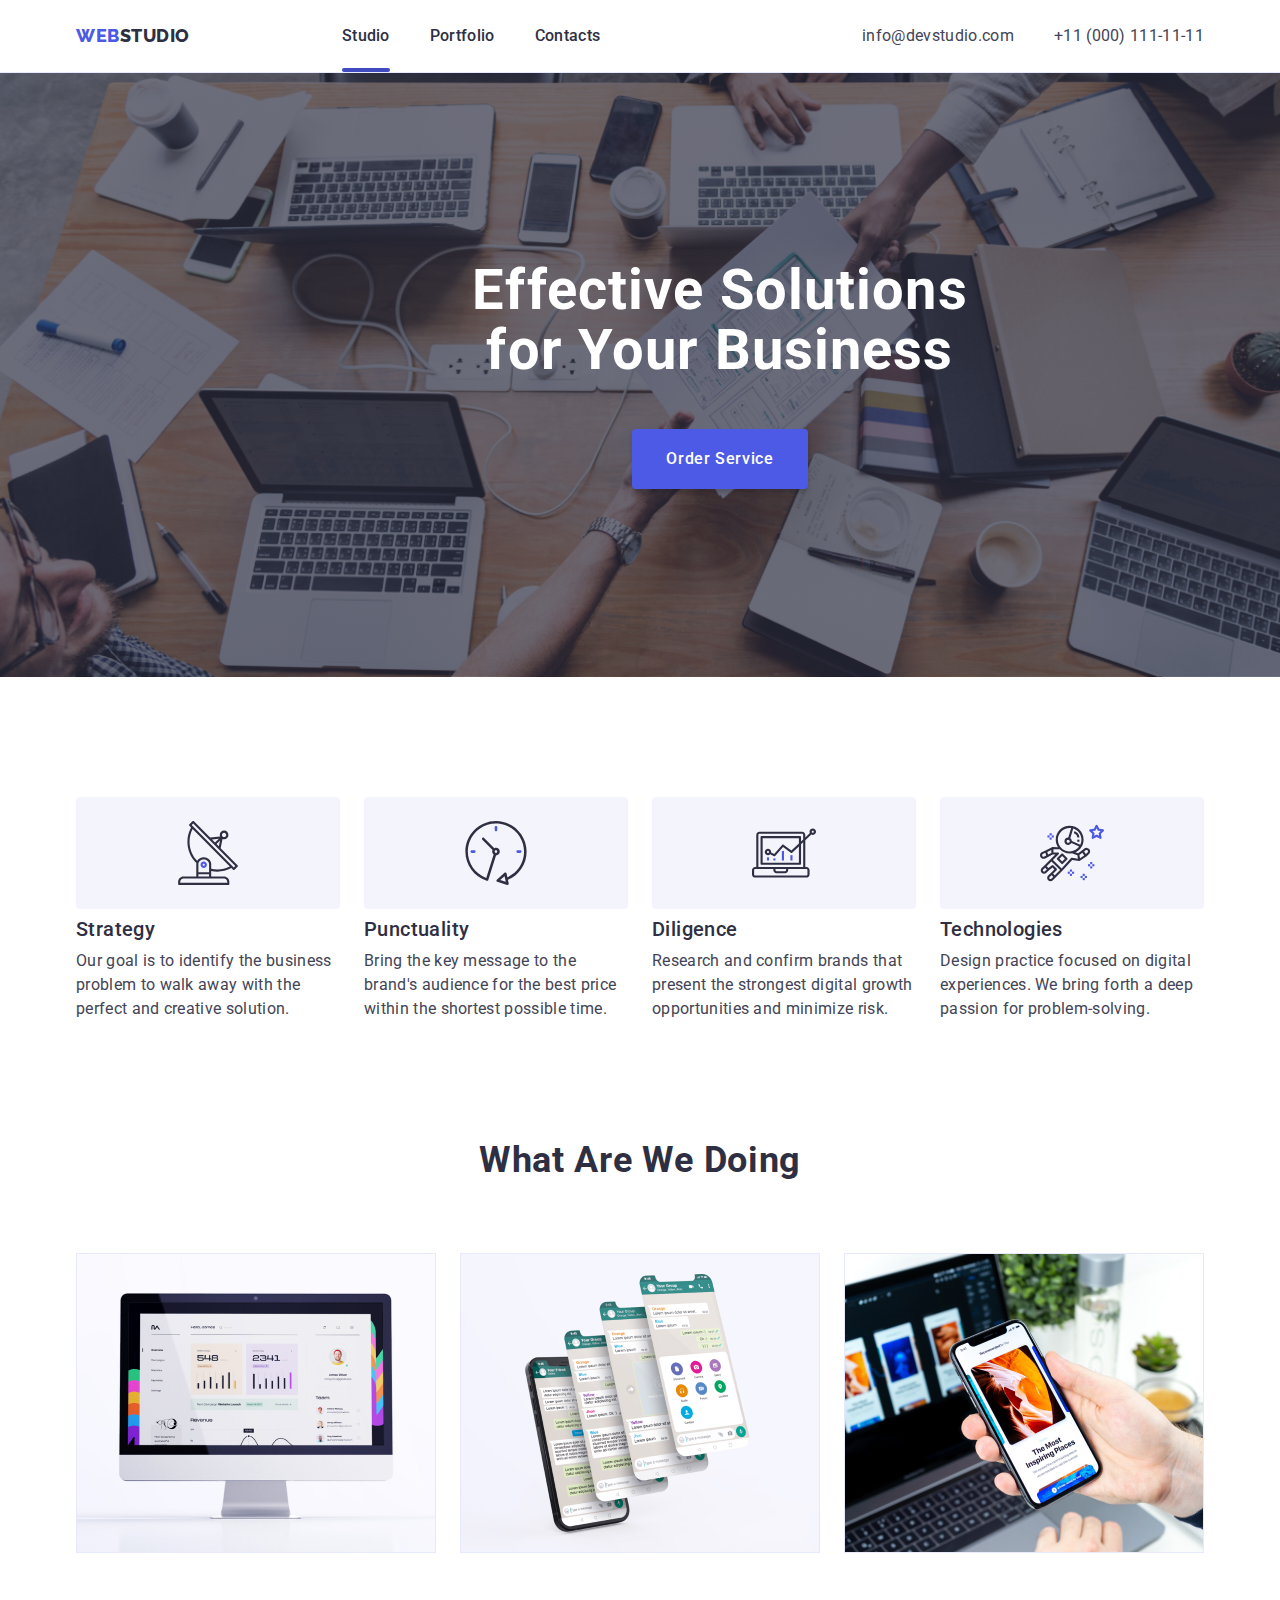
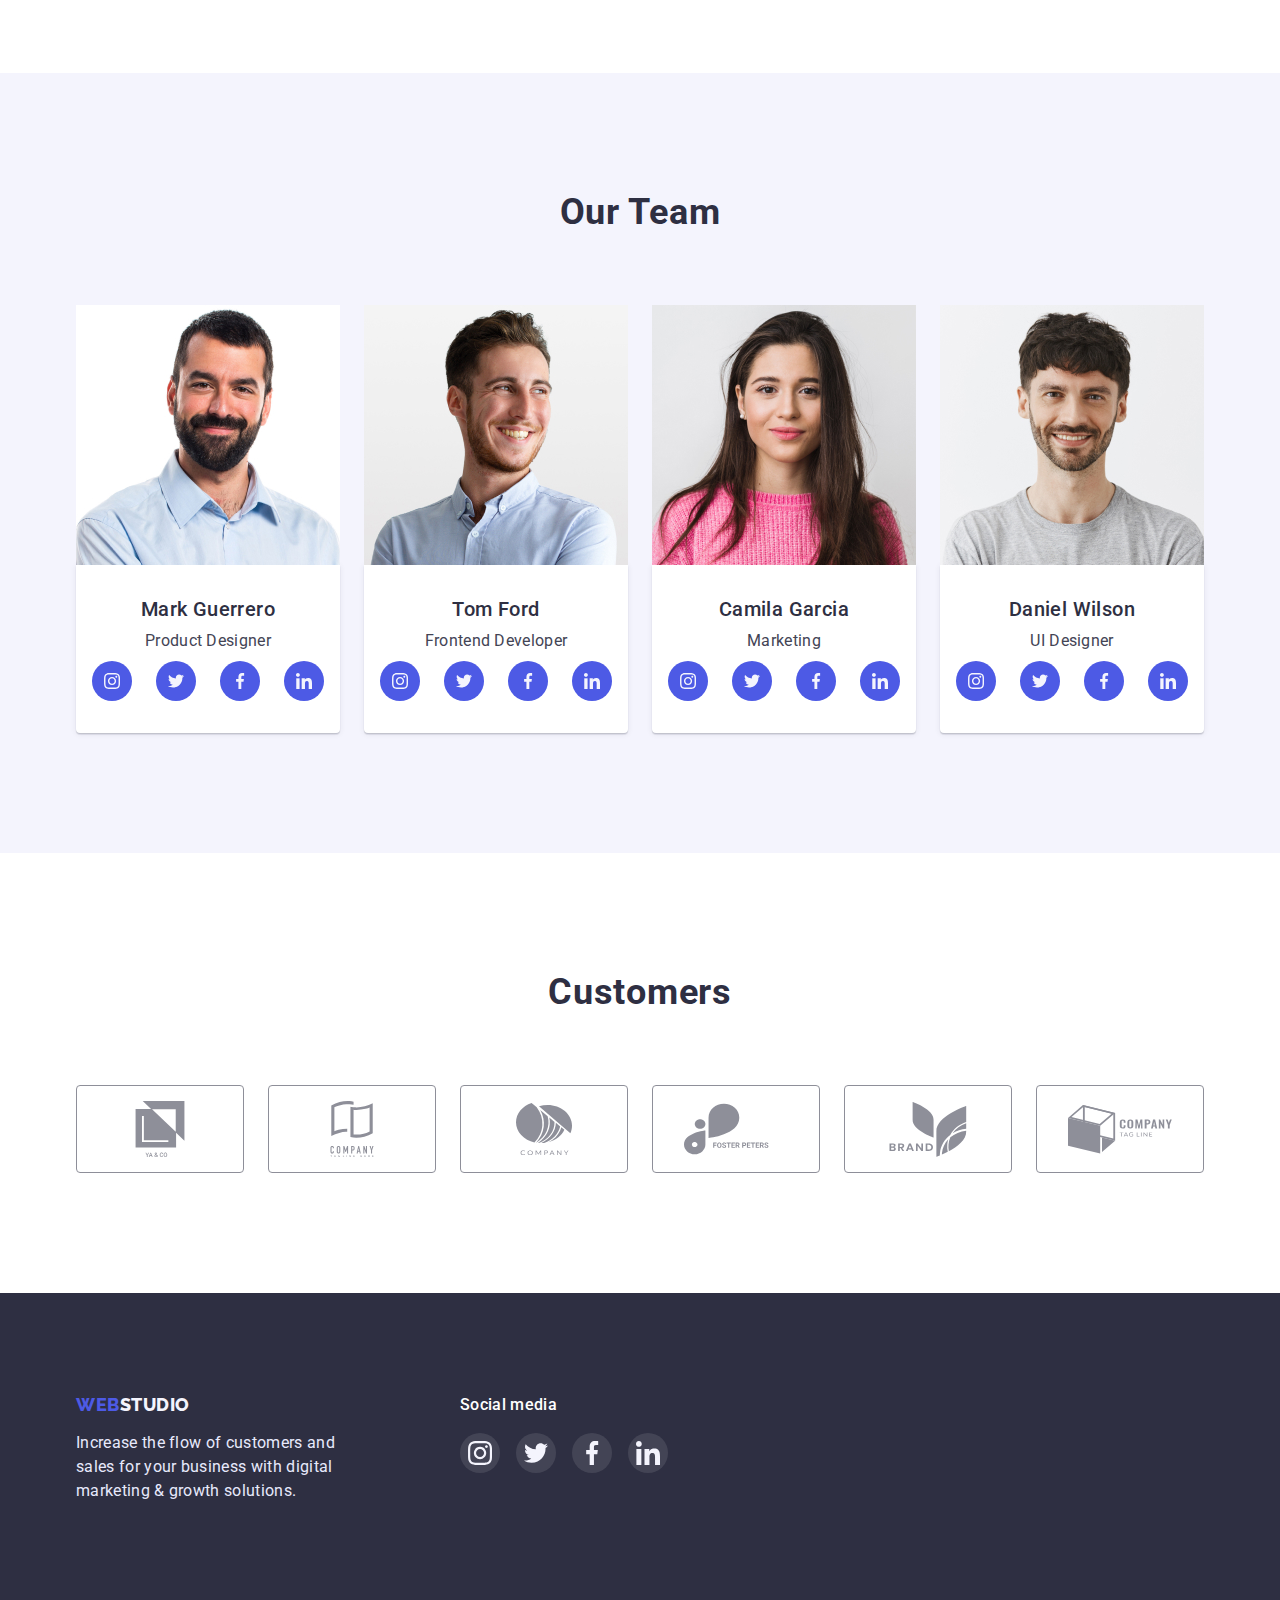
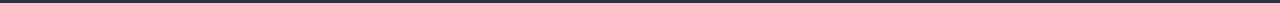
<file: index.html>
<!DOCTYPE html>
<html lang="en">
  <head>
    <meta charset="UTF-8" />
    <meta http-equiv="X-UA-Compatible" content="IE=edge" />
    <meta name="viewport" content="width=device-width, initial-scale=1.0" />
    <title>Studio</title>
    <link rel="preconnect" href="https://fonts.googleapis.com" />
    <link rel="preconnect" href="https://fonts.gstatic.com" crossorigin />
    <link rel="preconnect" href="https://fonts.googleapis.com" />
    <link rel="preconnect" href="https://fonts.gstatic.com" crossorigin />
    <link rel="preconnect" href="https://fonts.googleapis.com" />
    <link rel="preconnect" href="https://fonts.gstatic.com" crossorigin />
    <link
      href="https://cdn.jsdelivr.net/npm/modern-normalize@1.1.0/modern-normalize.min.css"
      rel="stylesheet"
    />
    <link
      href="https://fonts.googleapis.com/css2?family=Raleway:wght@800&family=Roboto:wght@400;500;700&display=swap"
      rel="stylesheet"
    />
    <link rel="stylesheet" href="./css/styles.css" />
  </head>
  <body>
    <!--===================== HEDER================ -->
    <header class="page-header">
      <div class="container heder-nav-section">
        <nav class="navigation">
          <a class="logo" href="./index.html"
            >Web<span class="logo logo-part">Studio</span></a
          >
          <ul class="nav-list list">
            <li class="nav-item">
              <a class="nav-link link curent" href="./index.html">Studio</a>
            </li>
            <li class="nav-item">
              <a class="nav-link link" href="./portfolio.html">Portfolio</a>
            </li>
            <li class="nav-item">
              <a class="nav-link link" href="">Contacts</a>
            </li>
          </ul>
        </nav>
        <address class="address">
          <ul class="contacts list">
            <li class="contacts-link">
              <a class="address-link link" href="mailto:info@devstudio.com"
                >info@devstudio.com</a
              >
            </li>
            <li class="contacts-link">
              <a class="address-link link" href="tel:+110001111111"
                >+11 (000) 111-11-11</a
              >
            </li>
          </ul>
        </address>
      </div>
    </header>
    <main>
      <!-- ===================== HERO=====================-->
      <section class="hero">
        <div class="container">
          <h1 class="main-header">Effective Solutions for Your Business</h1>
          <button class="service-btn" type="button" data-modal-open>
            Order Service
          </button>
          <div class="backdrop is-hidden" data-modal>
            <div class="modal">
              <button class="modal-close-btn" type="button" data-modal-close>
                <svg class="modal-close-btn-item" width="8px" height="8px">
                  <use href="./images/icons.svg#vector"></use>
                </svg>
              </button>
            </div>
          </div>
        </div>
      </section>
      <!-- ======================Explorer directions============ -->
      <section class="explorer-direction-section">
        <div class="container">
          <h2 class="explorer-direction-heder visually-hidden">
            explorer directions
          </h2>
          <ul class="explorer-direction-list list">
            <li class="explorer-direction-link">
              <div class="explorer-direction-item">
                <svg class="explorer-direction-item-icon">
                  <use href="./images/icons.svg#antenna"></use>
                </svg>
              </div>
              <h3 class="suptitle explorer-direction-title">Strategy</h3>
              <p class="text">
                Our goal is to identify the business problem to walk away with
                the perfect and creative solution.
              </p>
            </li>
            <li class="explorer-direction-link">
              <div class="explorer-direction-item">
                <svg class="explorer-direction-item-icon">
                  <use href="./images/icons.svg#clock"></use>
                </svg>
              </div>
              <h3 class="suptitle explorer-direction-title">Punctuality</h3>
              <p class="text">
                Bring the key message to the brand's audience for the best price
                within the shortest possible time.
              </p>
            </li>
            <li class="explorer-direction-link">
              <div class="explorer-direction-item">
                <svg class="explorer-direction-item-icon">
                  <use href="./images/icons.svg#diagram"></use>
                </svg>
              </div>
              <h3 class="suptitle explorer-direction-title">Diligence</h3>
              <p class="text">
                Research and confirm brands that present the strongest digital
                growth opportunities and minimize risk.
              </p>
            </li>
            <li class="explorer-direction-link">
              <div class="explorer-direction-item">
                <svg class="explorer-direction-item-icon">
                  <use href="./images/icons.svg#astronaut"></use>
                </svg>
              </div>
              <h3 class="suptitle explorer-direction-title">Technologies</h3>
              <p class="text">
                Design practice focused on digital experiences. We bring forth a
                deep passion for problem-solving.
              </p>
            </li>
          </ul>
        </div>
      </section>
      <!-- ===================WHAT ARE WE DOING====================== -->
      <section class="products-section">
        <div class="container">
          <h2 class="section-title">What are we doing</h2>
          <ul class="products-section-list list">
            <li class="products-section-link">
              <img
                class="products-section-img"
                src="./images/img1.jpg"
                alt="computer applications"
                width="360"
              />
            </li>
            <li class="products-section-link">
              <img
                class="products-section-img"
                src="./images/img2.jpg"
                alt="mobile applications"
                width="360"
              />
            </li>
            <li class="products-section-link">
              <img
                class="products-section-img"
                src="./images/img3.jpg"
                alt="design"
                width="360"
              />
            </li>
          </ul>
        </div>
      </section>
      <!-- ==================OUR TEAM=================== -->
      <section class="employee-section">
        <div class="container">
          <h2 class="section-title">Our Team</h2>
          <ul class="team-section-list list">
            <li class="team-section-link">
              <img
                class="employee-photo"
                src="./images/мarkguerrero.jpg"
                alt="Product Designer"
                width="264"
              />
              <div class="card-content">
                <h3 class="suptitle suptitle-center">Mark Guerrero</h3>
                <p class="text employee-text">Product Designer</p>
                <ul class="social-list list">
                  <li class="social-link">
                    <a href="" class="social-item">
                      <svg class="social-item-icon" width="16" height="16">
                        <use href="./images/icons.svg#instagram"></use>
                      </svg>
                    </a>
                  </li>
                  <li class="social-link">
                    <a href="" class="social-item">
                      <svg class="social-item-icon" width="16" height="16">
                        <use href="./images/icons.svg#twitter"></use>
                      </svg>
                    </a>
                  </li>
                  <li class="social-link">
                    <a href="" class="social-item">
                      <svg class="social-item-icon" width="16" height="16">
                        <use href="./images/icons.svg#facebook"></use>
                      </svg>
                    </a>
                  </li>
                  <li class="social-link">
                    <a href="" class="social-item">
                      <svg class="social-item-icon" width="16" height="16">
                        <use href="./images/icons.svg#linkedin"></use>
                      </svg>
                    </a>
                  </li>
                </ul>
              </div>
            </li>
            <li class="team-section-link">
              <img
                class="employee-photo"
                src="./images/tomford.jpg"
                alt="Frontend Developer"
                width="264"
              />
              <div class="card-content">
                <h3 class="suptitle suptitle-center">Tom Ford</h3>
                <p class="text employee-text">Frontend Developer</p>
                <ul class="social-list list">
                  <li class="social-link">
                    <a href="" class="social-item">
                      <svg class="social-item-icon" width="16" height="16">
                        <use href="./images/icons.svg#instagram"></use>
                      </svg>
                    </a>
                  </li>
                  <li class="social-link">
                    <a href="" class="social-item">
                      <svg class="social-item-icon" width="16" height="16">
                        <use href="./images/icons.svg#twitter"></use>
                      </svg>
                    </a>
                  </li>
                  <li class="social-link">
                    <a href="" class="social-item">
                      <svg class="social-item-icon" width="16" height="16">
                        <use href="./images/icons.svg#facebook"></use>
                      </svg>
                    </a>
                  </li>
                  <li class="social-link">
                    <a href="" class="social-item">
                      <svg class="social-item-icon" width="16" height="16">
                        <use href="./images/icons.svg#linkedin"></use>
                      </svg>
                    </a>
                  </li>
                </ul>
              </div>
            </li>
            <li class="team-section-link">
              <img
                class="employee-photo"
                src="./images/camilagarcia.jpg"
                alt="Marketing"
                width="264"
              />
              <div class="card-content">
                <h3 class="suptitle suptitle-center">Camila Garcia</h3>
                <p class="text employee-text">Marketing</p>
                <ul class="social-list list">
                  <li class="social-link">
                    <a href="" class="social-item">
                      <svg class="social-item-icon" width="16" height="16">
                        <use href="./images/icons.svg#instagram"></use>
                      </svg>
                    </a>
                  </li>
                  <li class="social-link">
                    <a href="" class="social-item">
                      <svg class="social-item-icon" width="16" height="16">
                        <use href="./images/icons.svg#twitter"></use>
                      </svg>
                    </a>
                  </li>
                  <li class="social-link">
                    <a href="" class="social-item">
                      <svg class="social-item-icon" width="16" height="16">
                        <use href="./images/icons.svg#facebook"></use>
                      </svg>
                    </a>
                  </li>
                  <li class="social-link">
                    <a href="" class="social-item">
                      <svg class="social-item-icon" width="16" height="16">
                        <use href="./images/icons.svg#linkedin"></use>
                      </svg>
                    </a>
                  </li>
                </ul>
              </div>
            </li>
            <li class="team-section-link">
              <img
                class="employee-photo"
                src="./images/danielwilson.jpg"
                alt="UI Designer"
                width="264"
              />
              <div class="card-content">
                <h3 class="suptitle suptitle-center">Daniel Wilson</h3>
                <p class="text employee-text">UI Designer</p>
                <ul class="social-list list">
                  <li class="social-link">
                    <a href="" class="social-item">
                      <svg class="social-item-icon" width="16" height="16">
                        <use href="./images/icons.svg#instagram"></use>
                      </svg>
                    </a>
                  </li>
                  <li class="social-link">
                    <a href="" class="social-item">
                      <svg class="social-item-icon" width="16" height="16">
                        <use href="./images/icons.svg#twitter"></use>
                      </svg>
                    </a>
                  </li>
                  <li class="social-link">
                    <a href="" class="social-item">
                      <svg class="social-item-icon" width="16" height="16">
                        <use href="./images/icons.svg#facebook"></use>
                      </svg>
                    </a>
                  </li>
                  <li class="social-link">
                    <a href="" class="social-item">
                      <svg class="social-item-icon" width="16" height="16">
                        <use href="./images/icons.svg#linkedin"></use>
                      </svg>
                    </a>
                  </li>
                </ul>
              </div>
            </li>
          </ul>
        </div>
      </section>
      <!-- ==================CUSTOMERS=================== -->
      <section class="customers-section">
        <div class="container">
          <h2 class="section-title">Customers</h2>
          <ul class="customers-list list">
            <li class="customer-link">
              <a href="" class="customer-item">
                <svg class="customer-item-icon" width="104" height="56">
                  <use href="./images/icons.svg#client1"></use>
                </svg>
              </a>
            </li>
            <li class="customer-link">
              <a href="" class="customer-item">
                <svg class="customer-item-icon" width="104" height="56">
                  <use href="./images/icons.svg#client2"></use>
                </svg>
              </a>
            </li>
            <li class="customer-link">
              <a href="" class="customer-item">
                <svg class="customer-item-icon" width="104" height="56">
                  <use href="./images/icons.svg#client3"></use>
                </svg>
              </a>
            </li>
            <li class="customer-link">
              <a href="" class="customer-item">
                <svg class="customer-item-icon" width="104" height="56">
                  <use href="./images/icons.svg#client4"></use>
                </svg>
              </a>
            </li>
            <li class="customer-link">
              <a href="" class="customer-item">
                <svg class="customer-item-icon" width="104" height="56">
                  <use href="./images/icons.svg#client5"></use>
                </svg>
              </a>
            </li>
            <li class="customer-link">
              <a href="" class="customer-item">
                <svg class="customer-item-icon" width="104" height="56">
                  <use href="./images/icons.svg#client6"></use>
                </svg>
              </a>
            </li>
          </ul>
        </div>
      </section>
    </main>
    <!-- ==========================FOTER================================ -->
    <footer>
      <div class="foter">
        <div class="container">
          <div class="foter-content">
            <div class="foter-logo-content">
              <a class="logo-foter" href="./index.html"
                >Web<span class="logo-foter logo-part-foter">Studio</span></a
              >
              <p class="foter-text">
                Increase the flow of customers and sales for your business with
                digital marketing & growth solutions.
              </p>
            </div>
            <div class="social-media">
              <p class="social-media-text">Social media</p>
              <ul class="foter-social-list list">
                <li class="foter-social-link">
                  <a href="" class="foter-social-item">
                    <svg class="foter-social-item-icon" width="24" height="24">
                      <use href="./images/icons.svg#instagram"></use>
                    </svg>
                  </a>
                </li>
                <li class="foter-social-link">
                  <a href="" class="foter-social-item">
                    <svg class="foter-social-item-icon" width="24" height="24">
                      <use href="./images/icons.svg#twitter"></use>
                    </svg>
                  </a>
                </li>
                <li class="foter-social-link">
                  <a href="" class="foter-social-item">
                    <svg class="foter-social-item-icon" width="24" height="24">
                      <use href="./images/icons.svg#facebook"></use>
                    </svg>
                  </a>
                </li>
                <li class="foter-social-link">
                  <a href="" class="foter-social-item">
                    <svg class="foter-social-item-icon" width="24" height="24">
                      <use href="./images/icons.svg#linkedin"></use>
                    </svg>
                  </a>
                </li>
              </ul>
            </div>
          </div>
        </div>
      </div>
    </footer>
    <script src="./js/modal.js"></script>
  </body>
</html>
</file>
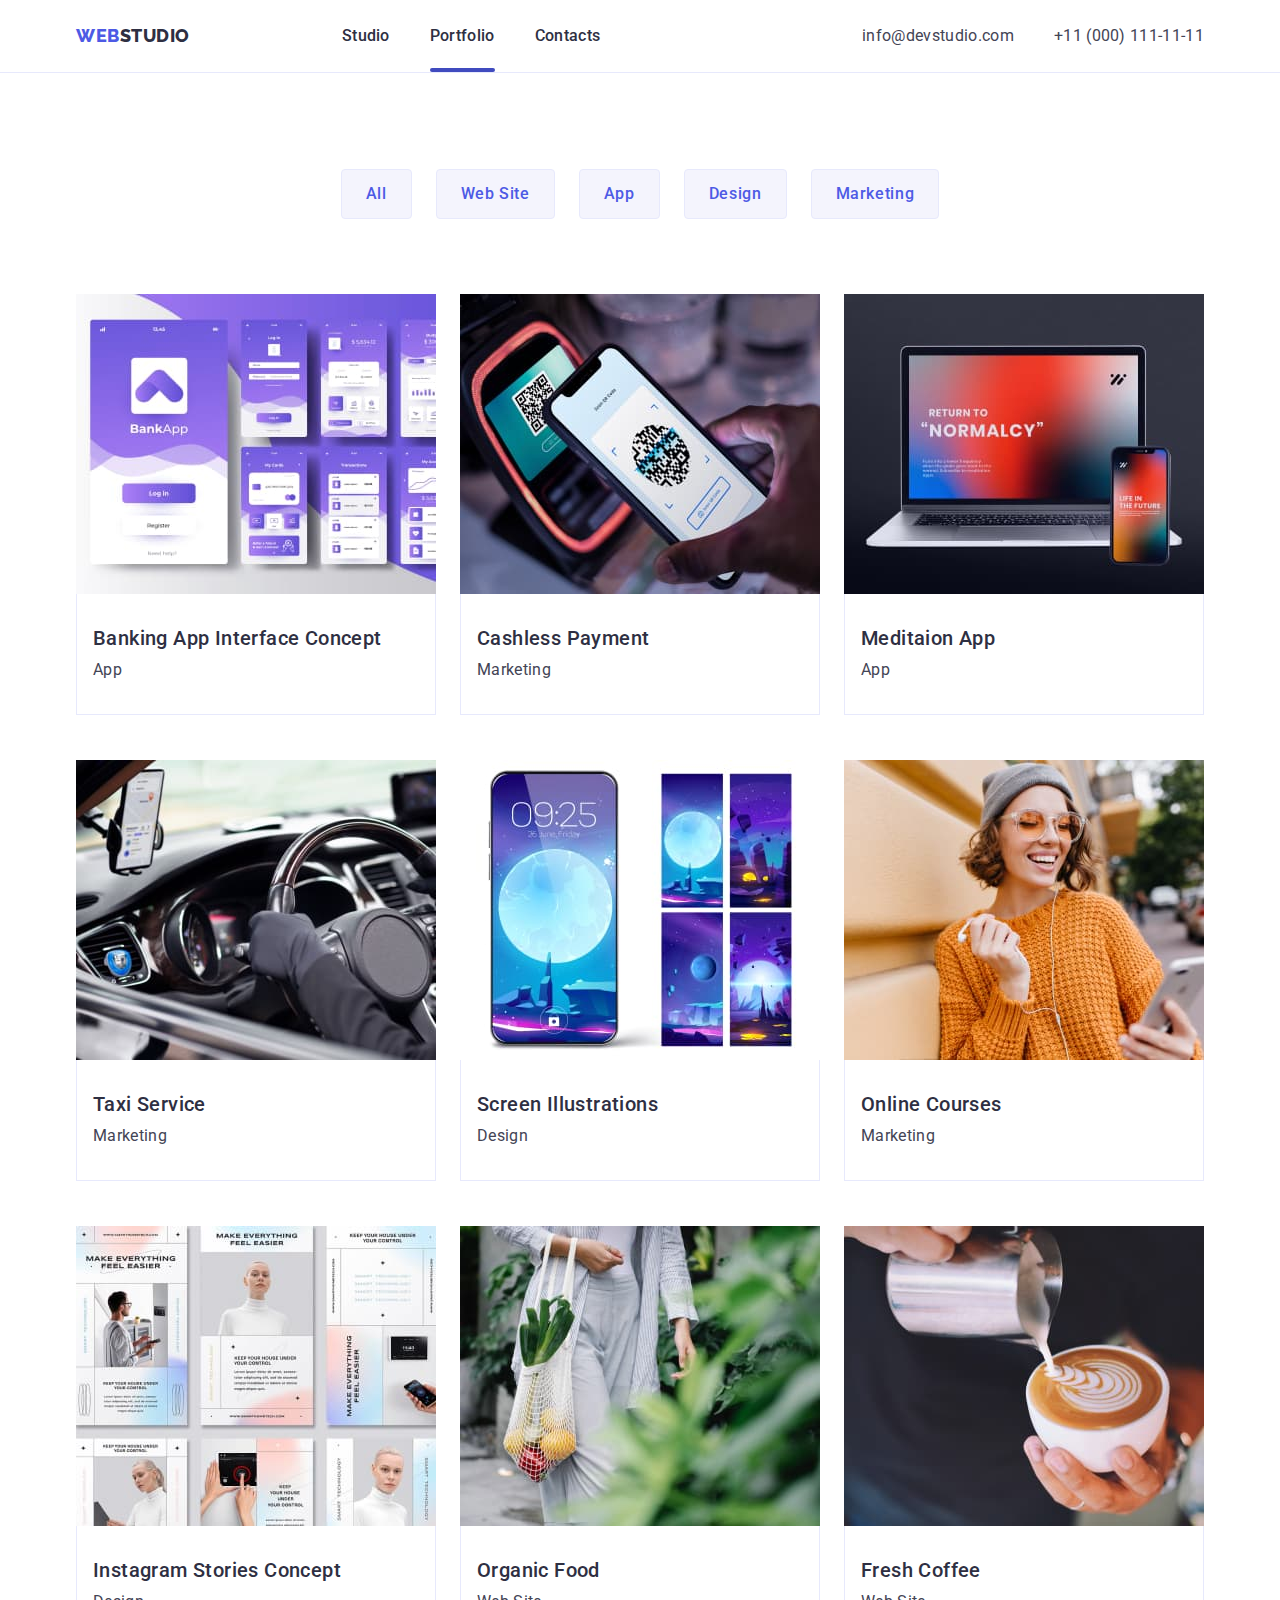
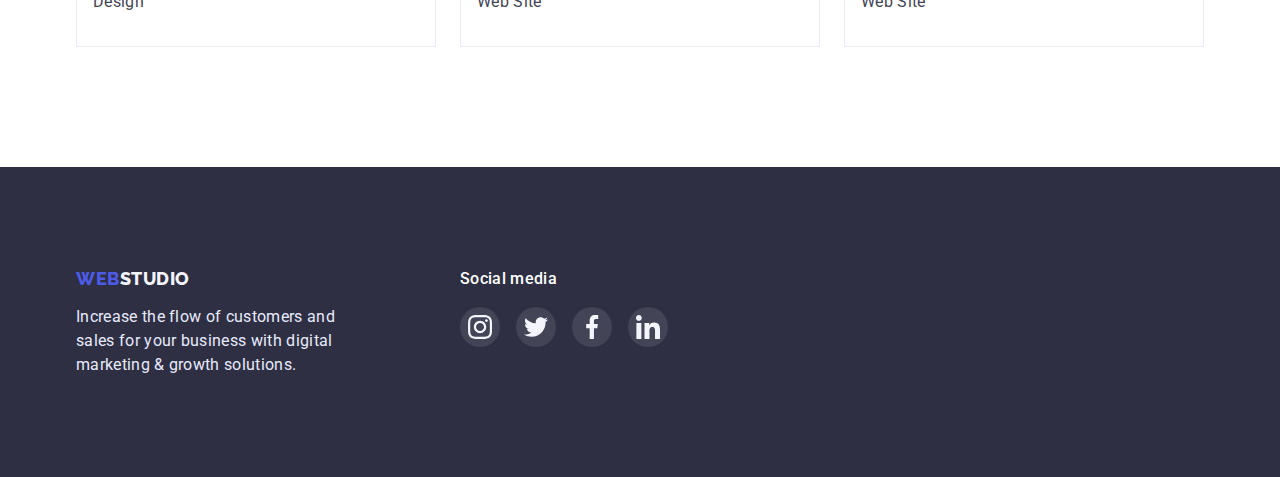
<file: portfolio.html>
<!DOCTYPE html>
<html lang="en">
  <head>
    <meta charset="UTF-8" />
    <meta http-equiv="X-UA-Compatible" content="IE=edge" />
    <meta name="viewport" content="width=device-width, initial-scale=1.0" />
    <title>Portfolio</title>
    <link rel="preconnect" href="https://fonts.googleapis.com" />
    <link rel="preconnect" href="https://fonts.gstatic.com" crossorigin />
    <link rel="preconnect" href="https://fonts.googleapis.com" />
    <link rel="preconnect" href="https://fonts.gstatic.com" crossorigin />
    <link
      href="https://cdn.jsdelivr.net/npm/modern-normalize@1.1.0/modern-normalize.min.css"
      rel="stylesheet"
    />
    <link
      href="https://fonts.googleapis.com/css2?family=Raleway:wght@800&family=Roboto:wght@400;500;700&display=swap"
      rel="stylesheet"
    />
    <link rel="stylesheet" href="css/styles.css" />
  </head>
  <body>
    <!-- =================HEDER==================== -->
    <header class="page-header">
      <div class="container heder-nav-section">
        <nav class="navigation">
          <a class="logo" href="./index.html"
            >Web<span class="logo logo-part">Studio</span></a
          >
          <ul class="nav-list list">
            <li class="nav-item">
              <a class="nav-link link" href="./index.html">Studio</a>
            </li>
            <li class="nav-item">
              <a class="nav-link curent link" href="./portfolio.html"
                >Portfolio</a
              >
            </li>
            <li class="nav-item">
              <a class="nav-link link" href="">Contacts</a>
            </li>
          </ul>
        </nav>
        <address class="address">
          <ul class="contacts list">
            <li class="contacts-link">
              <a class="address-link link" href="mailto:info@devstudio.com"
                >info@devstudio.com</a
              >
            </li>
            <li class="contacts-link">
              <a class="address-link link" href="tel:+110001111111"
                >+11 (000) 111-11-11</a
              >
            </li>
          </ul>
        </address>
      </div>
    </header>
    <main>
      <!-- ====================SORTING=============================== -->
      <section class="portfolio-section">
        <div class="container">
          <h1 class="visually-hidden">Portfolio</h1>
          <ul class="sorting-section-list list">
            <li class="sorting-section-link">
              <button class="sorting-section-btn" type="button">All</button>
            </li>
            <li class="sorting-section-link">
              <button class="sorting-section-btn" type="button">
                Web Site
              </button>
            </li>
            <li class="sorting-section-link">
              <button class="sorting-section-btn" type="button">App</button>
            </li>
            <li class="sorting-section-link">
              <button class="sorting-section-btn" type="button">Design</button>
            </li>
            <li class="sorting-section-link">
              <button class="sorting-section-btn" type="button">
                Marketing
              </button>
            </li>
          </ul>

          <!-- ====================PORTFOLIO============================== -->
          <ul class="portfolio-list list">
            <li class="portfolio-link">
              <a class="photo link" href="">
                <div class="card-photo">
                  <img
                    src="images/Banking_app_interface_concept.jpg"
                    alt="banking app concept"
                  />
                  <div class="overlay">
                    <p class="overlay-text">
                      14 Stylish and User-Friendly App Design Concepts · Task
                      Manager App · Calorie Tracker App · Exotic Fruit Ecommerce
                      App · Cloud Storage App
                    </p>
                  </div>
                </div>
                <div class="photo-content">
                  <h2 class="suptitle">Banking App Interface Concept</h2>
                  <p class="text">App</p>
                </div>
              </a>
            </li>
            <li class="portfolio-link">
              <a class="photo link" href="">
                <div class="card-photo">
                  <img
                    src="images/Cashless_payment.jpg"
                    alt="Cashless Payment"
                  />
                  <div class="overlay">
                    <p class="overlay-text">
                      14 Stylish and User-Friendly App Design Concepts · Task
                      Manager App · Calorie Tracker App · Exotic Fruit Ecommerce
                      App · Cloud Storage App
                    </p>
                  </div>
                </div>
                <div class="photo-content">
                  <h2 class="suptitle">Cashless Payment</h2>
                  <p class="text">Marketing</p>
                </div>
              </a>
            </li>
            <li class="portfolio-link">
              <a class="photo link" href="">
                <div class="card-photo">
                  <img src="images/Meditaion_app.jpg" alt="Meditaion App" />
                  <div class="overlay">
                    <p class="overlay-text">
                      14 Stylish and User-Friendly App Design Concepts · Task
                      Manager App · Calorie Tracker App · Exotic Fruit Ecommerce
                      App · Cloud Storage App
                    </p>
                  </div>
                </div>
                <div class="photo-content">
                  <h2 class="suptitle">Meditaion App</h2>
                  <p class="text">App</p>
                </div>
              </a>
            </li>
            <li class="portfolio-link">
              <a class="photo link" href="">
                <div class="card-photo">
                  <img src="images/Taxi_service.jpg" alt="Taxi Service" />
                  <div class="overlay">
                    <p class="overlay-text">
                      14 Stylish and User-Friendly App Design Concepts · Task
                      Manager App · Calorie Tracker App · Exotic Fruit Ecommerce
                      App · Cloud Storage App
                    </p>
                  </div>
                </div>
                <div class="photo-content">
                  <h2 class="suptitle">Taxi Service</h2>
                  <p class="text">Marketing</p>
                </div>
              </a>
            </li>
            <li class="portfolio-link">
              <a class="photo link" href="">
                <div class="card-photo">
                  <img
                    src="images/Screen_illustrations.jpg"
                    alt="Screen Illustrations"
                  />
                  <div class="overlay">
                    <p class="overlay-text">
                      14 Stylish and User-Friendly App Design Concepts · Task
                      Manager App · Calorie Tracker App · Exotic Fruit Ecommerce
                      App · Cloud Storage App
                    </p>
                  </div>
                </div>
                <div class="photo-content">
                  <h2 class="suptitle">Screen Illustrations</h2>
                  <p class="text">Design</p>
                </div>
              </a>
            </li>
            <li class="portfolio-link">
              <a class="photo link" href="">
                <div class="card-photo">
                  <img src="images/Online_courses.jpg" alt="Online Courses" />
                  <div class="overlay">
                    <p class="overlay-text">
                      14 Stylish and User-Friendly App Design Concepts · Task
                      Manager App · Calorie Tracker App · Exotic Fruit Ecommerce
                      App · Cloud Storage App
                    </p>
                  </div>
                </div>
                <div class="photo-content">
                  <h2 class="suptitle">Online Courses</h2>
                  <p class="text">Marketing</p>
                </div>
              </a>
            </li>
            <li class="portfolio-link">
              <a class="photo link" href="">
                <div class="card-photo">
                  <img
                    src="images/Instagram_stories_concept.jpg"
                    alt="Instagram Stories Concept"
                  />
                  <div class="overlay">
                    <p class="overlay-text">
                      14 Stylish and User-Friendly App Design Concepts · Task
                      Manager App · Calorie Tracker App · Exotic Fruit Ecommerce
                      App · Cloud Storage App
                    </p>
                  </div>
                </div>
                <div class="photo-content">
                  <h2 class="suptitle">Instagram Stories Concept</h2>
                  <p class="text">Design</p>
                </div>
              </a>
            </li>
            <li class="portfolio-link">
              <a class="photo link" href="">
                <div class="card-photo">
                  <img src="images/Organic_food.jpg" alt="Organic Food" />
                  <div class="overlay">
                    <p class="overlay-text">
                      14 Stylish and User-Friendly App Design Concepts · Task
                      Manager App · Calorie Tracker App · Exotic Fruit Ecommerce
                      App · Cloud Storage App
                    </p>
                  </div>
                </div>
                <div class="photo-content">
                  <h2 class="suptitle">Organic Food</h2>
                  <p class="text">Web Site</p>
                </div>
              </a>
            </li>
            <li class="portfolio-link">
              <a class="photo link" href="">
                <div class="card-photo">
                  <img src="images/Fresh_coffee.jpg" alt="Fresh Coffee" />
                  <div class="overlay">
                    <p class="overlay-text">
                      14 Stylish and User-Friendly App Design Concepts · Task
                      Manager App · Calorie Tracker App · Exotic Fruit Ecommerce
                      App · Cloud Storage App
                    </p>
                  </div>
                </div>
                <div class="photo-content">
                  <h2 class="suptitle">Fresh Coffee</h2>
                  <p class="text">Web Site</p>
                </div>
              </a>
            </li>
          </ul>
        </div>
      </section>
    </main>
    <footer>
      <div class="foter">
        <div class="container">
          <div class="foter-content">
            <div class="foter-logo-content">
              <a class="logo-foter" href="./index.html"
                >Web<span class="logo-foter logo-part-foter">Studio</span></a
              >
              <p class="foter-text">
                Increase the flow of customers and sales for your business with
                digital marketing & growth solutions.
              </p>
            </div>
            <div class="social-media">
              <p class="social-media-text">Social media</p>
              <ul class="foter-social-list list">
                <li class="foter-social-link">
                  <a href="" class="foter-social-item">
                    <svg class="foter-social-item-icon" width="24" height="24">
                      <use href="./images/icons.svg#instagram"></use>
                    </svg>
                  </a>
                </li>
                <li class="foter-social-link">
                  <a href="" class="foter-social-item">
                    <svg class="foter-social-item-icon" width="24" height="24">
                      <use href="./images/icons.svg#twitter"></use>
                    </svg>
                  </a>
                </li>
                <li class="foter-social-link">
                  <a href="" class="foter-social-item">
                    <svg class="foter-social-item-icon" width="24" height="24">
                      <use href="./images/icons.svg#facebook"></use>
                    </svg>
                  </a>
                </li>
                <li class="foter-social-link">
                  <a href="" class="foter-social-item">
                    <svg class="foter-social-item-icon" width="24" height="24">
                      <use href="./images/icons.svg#linkedin"></use>
                    </svg>
                  </a>
                </li>
              </ul>
            </div>
          </div>
        </div>
      </div>
    </footer>
  </body>
</html>
</file>
<file: css/styles.css>
:root {
  --accent-color: #404bbf;
  --accent-button-background: #404bbf;
  --btn-background: #4d5ae5;
  --hero-font-color: #ffffff;
  --main-font: "Roboto", sans-serif;
  --main-font-color: #2e2f42;
  --secondary-font-color: #434455;
  --foter-background: #2e2f42;
  --secondary-background: #f4f4fd;
  --logo-part-foter-color: #f4f4fd;
  --logo-color: #4d5ae5;
  --logo-part-color: #2e2f42;
  --foter-text-font-color: #e7e9fc;
  --sorting-btn-shadow: 0px 3px 1px rgba(0, 0, 0, 0.1),
    0px 2px 1px rgba(0, 0, 0, 0.08), 0px 2px 2px rgba(0, 0, 0, 0.12);
  --card-shadow: 0px 1px 6px rgba(46, 47, 66, 0.08),
    0px 1px 1px rgba(46, 47, 66, 0.16), 0px 2px 1px rgba(46, 47, 66, 0.08);
  --card-background: #ffffff;
  --border-color: #e7e9fc;
  --card-set-gap: 24px;
  --main-width: 1158px;
  --main-border-gap: 15px;
  --transition: 250ms cubic-bezier(0.4, 0, 0.2, 1);
}
* {
  box-sizing: border-box;
}
h1,
h2,
h3,
p {
  margin-top: 0;
  margin-bottom: 0;
}
ul,
ol {
  margin-top: 0;
  margin-bottom: 0;
  padding-left: 0;
}
img {
  display: block;
}

.list {
  list-style: none;
}
body {
  font-family: var(--main-font);
  font-weight: 400;
  color: var(--main-font-color);
}
.container {
  width: var(--main-width);
  margin-left: auto;
  margin-right: auto;
  padding: 0 15px;
}
/*====================Site navigation==================  */
.page-header {
  padding: 24px 0;
  border-bottom: 1px solid var(--border-color);
}
.heder-nav-section {
  display: flex;
}
.link {
  text-decoration: none;
}
.logo {
  font-family: "Raleway", sans-serif;
  font-weight: 800;
  font-size: 18px;
  line-height: 1.33;
  display: flex;
  align-items: center;
  letter-spacing: 0.03em;
  text-transform: uppercase;
  color: var(--logo-color);
  text-decoration: none;
  margin-right: 76px;
}
.logo-part {
  color: var(--logo-part-color);
}
.navigation {
  display: flex;
}
.nav-list {
  display: flex;
}
.nav-link {
  font-weight: 500;
  font-size: 16px;
  line-height: 1.5;
  letter-spacing: 0.02em;
  color: var(--main-font-color);
  transition: color var(--transition);
}
.nav-item:not(:last-child) {
  margin-right: 40px;
}
.nav-link:hover,
.nav-link:focus {
  color: var(--accent-color);
}
.nav-item {
  position: relative;
}
.curent::after {
  content: "";
  display: block;
  width: 100%;
  height: 4px;
  position: absolute;
  left: 0;
  bottom: -24px;
  background-color: #404bbf;
  border-radius: 2px;
}
.contacts {
  display: flex;
}
.address {
  font-style: normal;
  margin-left: auto;
}
.contacts-link:not(:last-child) {
  margin-right: 40px;
}
.address-link {
  font-size: 16px;
  line-height: 1.5;
  letter-spacing: 0.02em;
  color: var(--secondary-font-color);
  transition: color var(--transition);
}
.address-link:hover,
.address-link:focus {
  color: var(--accent-color);
}
/* =================HERO==================== */
.hero {
  background: var(--foter-background);
  padding-top: 188px;
  padding-bottom: 188px;
  background-image: linear-gradient(
      rgba(46, 47, 66, 0.7),
      rgba(46, 47, 66, 0.7)
    ),
    url("../images/people_office.jpg");
  background-size: cover;
  width: 1440px;
  margin-left: auto;
  margin-right: auto;
  background-position: center;
  background-repeat: no-repeat;
}
.main-header {
  font-weight: 700;
  font-size: 56px;
  line-height: 1.07;
  text-align: center;
  letter-spacing: 0.02em;
  width: 496px;
  margin-left: auto;
  margin-right: auto;
  color: var(--hero-font-color);
  margin-bottom: 48px;
}
.service-btn {
  font-weight: 500;
  font-size: 16px;
  line-height: 1.5;
  display: flex;
  align-items: center;
  letter-spacing: 0.04em;
  color: var(--hero-font-color);
  background: var(--btn-background);
  box-shadow: 0px 4px 4px rgba(0, 0, 0, 0.15);
  border-color: transparent;
  border-radius: 4px;
  cursor: pointer;
  padding: 16px 32px;
  margin-left: auto;
  margin-right: auto;
  transition: background-color var(--transition);
}
.service-btn:hover,
.service-btn:focus {
  background: var(--accent-button-background);
}
/* ===============Explorer directions================= */
.explorer-direction-item {
  display: flex;
  justify-content: center;
  align-items: center;
  height: 112px;
  background: #f4f4fd;
  border-radius: 4px;
  margin-bottom: 8px;
}
.explorer-direction-link {
  width: calc((100% - var(--card-set-gap)) / 4);
}
.explorer-direction-item-icon {
  display: block;
  width: 64px;
  height: 64px;
}
.visually-hidden {
  position: absolute;
  white-space: nowrap;
  width: 1px;
  height: 1px;
  overflow: hidden;
  border: 0;
  padding: 0;
  clip: rect(0 0 0 0);
  clip-path: inset(50%);
  margin: -1px;
}
.explorer-direction-section {
  padding-top: 120px;
  padding-bottom: 120px;
}
.explorer-direction-list {
  display: flex;
}
.explorer-direction-link:not(:last-child) {
  margin-right: 24px;
}
.explorer-direction-title {
  margin-bottom: 8px;
}
.suptitle {
  font-weight: 500;
  font-size: 20px;
  line-height: 1.2;
  letter-spacing: 0.02em;
  color: var(--main-font-color);
}
.text {
  font-size: 16px;
  line-height: 1.5;
  letter-spacing: 0.02em;
  color: var(--secondary-font-color);
}
/* ===================WHAT ARE WE DOING======================  */
.products-section {
  padding-bottom: 120px;
}
.products-section-list {
  display: flex;
}
.products-section-link {
  flex-basis: calc((var(--main-width) - 2 * var(--card-set-gap)) / 3);
}
.products-section-link:not(:last-child) {
  margin-right: 24px;
}
.section-title {
  font-weight: 700;
  font-size: 36px;
  line-height: 1.11;
  text-align: center;
  letter-spacing: 0.02em;
  text-transform: capitalize;
  margin-bottom: 72px;
}
/* ==================OUR TEAM=================== */
.employee-section {
  background: #f4f4fd;
  padding-top: 120px;
  padding-bottom: 120px;
}
.team-section-link:not(:last-child) {
  margin-right: var(--card-set-gap);
}
.team-section-list {
  display: flex;
}
.team-section {
  background: var(--secondary-background);
}
.card-content {
  background: var(--card-background);
  box-shadow: var(--card-shadow);
  border-radius: 0px 0px 4px 4px;
  padding-top: 32px;
  padding-bottom: 32px;
}
.suptitle-center {
  text-align: center;
  margin-bottom: 8px;
}
.employee-text {
  text-align: center;
  margin-bottom: 8px;
}
.social-list {
  display: flex;
  justify-content: center;
}
.social-item {
  display: flex;
  justify-content: center;
  align-items: center;
  width: 40px;
  height: 40px;
  border-radius: 50%;
  background-color: #4d5ae5;
  transition: background-color var(--transition);
}
.social-item:hover,
.social-item:focus {
  background-color: #404bbf;
}
.social-link:not(:last-child) {
  margin-right: var(--card-set-gap);
}
.social-item-icon {
  fill: #f4f4fd;
}
/* ===================CUSTOMERS============ */
.customers-section {
  padding-top: 120px;
  padding-bottom: 120px;
}
.customers-list {
  display: flex;
}
.customer-link {
  width: calc((100% - var(--card-set-gap) * 5) / 6);
}
.customer-link:not(:last-child) {
  margin-right: var(--card-set-gap);
}
.customer-item {
  display: flex;
  justify-content: center;
  align-items: center;
  height: 88px;
  border: 1px solid #8e8f99;
  border-radius: 4px;
  transition: border var(--transition);
}
.customer-item:hover,
.customer-item:focus {
  border: 1px solid #404bbf;
}
.customer-item-icon {
  fill: #8e8f99;
  transition: fill var(--transition);
}
.customer-item:hover > .customer-item-icon,
.customer-item:focus > .customer-item-icon {
  fill: #404bbf;
}
/*=================FOTER================== */
.foter {
  background: var(--foter-background);
  padding-top: 100px;
  padding-bottom: 100px;
}
.foter-content {
  display: flex;
}
.foter-logo-content {
  display: inline-block;
  width: 264px;
}
.logo-foter {
  font-family: "Raleway", sans-serif;
  font-weight: 800;
  font-size: 18px;
  line-height: 1.33;
  letter-spacing: 0.03em;
  text-transform: uppercase;
  color: var(--logo-color);
  text-decoration: none;
  display: inline-block;
}
.logo-part-foter {
  line-height: 1.17;
  color: var(--logo-part-foter-color);
  margin-bottom: 16px;
}
.foter-text {
  font-size: 16px;
  line-height: 1.5;
  letter-spacing: 0.02em;
  color: var(--foter-text-font-color);
}
.social-media {
  display: inline-block;
  margin-left: 120px;
}
.social-media-text {
  font-weight: 500;
  font-size: 16px;
  line-height: 1.5;
  letter-spacing: 0.02em;
  color: #ffffff;
  margin-bottom: 16px;
}
.foter-social-list {
  display: flex;
}
.foter-social-link {
  margin-right: 16px;
}
.foter-social-item {
  display: flex;
  justify-content: center;
  align-items: center;
  width: 40px;
  height: 40px;
  border-radius: 50%;
  background-color: rgba(255, 255, 255, 0.1);
  transition: background-color var(--transition);
}
.foter-social-item:hover,
.foter-social-item:focus {
  background-color: #31d0aa;
}
.foter-social-item-icon {
  fill: #f4f4fd;
}
/* ==============PORTFOLIO PAGE=========== */
.portfolio-section {
  padding-top: 96px;
  padding-bottom: 120px;
}
.sorting-section-list {
  display: flex;
  justify-content: center;
  margin-bottom: 75px;
}
.sorting-section-link:not(:last-child) {
  margin-right: var(--card-set-gap);
}
.sorting-section-btn {
  font-weight: 500;
  font-size: 16px;
  line-height: 1.5;
  letter-spacing: 0.04em;
  color: var(--logo-color);
  background-color: var(--secondary-background);
  border: 1px solid var(--foter-text-font-color);
  border-radius: 4px;
  cursor: pointer;
  font-family: inherit;
  padding: 12px 24px;
  transition: color var(--transition), background-color var(--transition),
    border var(--transition), box-shadow var(--transition);
}
.sorting-section-btn:hover,
.sorting-section-btn:focus {
  color: var(--hero-font-color);
  background-color: var(--accent-button-background);
  border: 1px solid var(--accent-button-background);
  box-shadow: var(--sorting-btn-shadow);
}
.portfolio-list {
  display: flex;
  flex-wrap: wrap;
}
.portfolio-list > .portfolio-link {
  flex-basis: calc(
    (var(--main-width) - 2 * var(--card-set-gap) - 2 * var(--main-border-gap)) /
      3
  );
  margin-right: var(--card-set-gap);
  margin-bottom: 45px;
}
.portfolio-link:nth-last-child(-n + 3) {
  margin-bottom: 0;
}
.portfolio-link:nth-child(3n) {
  margin-right: 0;
}
.photo-content {
  padding: 32px 0 32px 16px;
  border: 1px solid #e7e9fc;
  border-top: none;
}
.photo {
  display: block;
  transition: box-shadow var(--transition);
}
.card-photo {
  position: relative;
  overflow: hidden;
}
.overlay-text {
  font-weight: 400;
  font-size: 16px;
  line-height: 1.5;
  letter-spacing: 0.02em;
  color: #f4f4fd;
}
.overlay {
  position: absolute;
  background-color: #4d5ae5;
  padding: 40px 32px 164px;
  top: 0;
  left: 0;
  width: 100%;
  height: 100%;
  transform: translatey(100%);
  transition: transform var(--transition);
}
.photo:hover .overlay,
.photo:focus .overlay {
  transform: translatey(0);
}

.photo:hover,
.photo:focus {
  box-shadow: 0px 1px 6px rgba(46, 47, 66, 0.08),
    0px 1px 1px rgba(46, 47, 66, 0.16), 0px 2px 1px rgba(46, 47, 66, 0.08);
}
.photo-content > .suptitle {
  margin-bottom: 8px;
}
/* ===========================MODAL=============================== */
.backdrop {
  position: fixed;
  top: 0;
  left: 0;
  width: 100%;
  height: 100%;
  z-index: 100;
  background-color: rgba(46, 47, 66, 0.4);
  transition: opacity var(--transition), visibility var(--transition);
}
.backdrop.is-hidden {
  visibility: hidden;
  opacity: 0;
  pointer-events: none;
}
.modal {
  position: absolute;
  top: 50%;
  left: 50%;
  transform: translate(-50%, -50%);
  width: 408px;
  height: 576px;
  background: #ffffff;
  box-shadow: 0px 1px 1px rgba(0, 0, 0, 0.14), 0px 1px 3px rgba(0, 0, 0, 0.12),
    0px 2px 1px rgba(0, 0, 0, 0.2);
  border-radius: 4px;
}
.modal-close-btn {
  position: absolute;
  top: 24px;
  right: 24px;
  display: flex;
  justify-content: center;
  align-items: center;
  width: 24px;
  height: 24px;
  border-radius: 50%;
  background-color: #e7e9fc;
  border: 1px solid rgba(0, 0, 0, 0.1);
  transition: background-color var(--transition);
}
.modal-close-btn:hover,
.modal-close-btn:focus {
  background-color: #404bbf;
}
.modal-close-btn-item {
  fill: #2e2f42;
  transition: fill var(--transition);
}
.modal-close-btn:hover > .modal-close-btn-item,
.modal-close-btn:focus > .modal-close-btn-item {
  fill: #ffffff;
}
</file>
